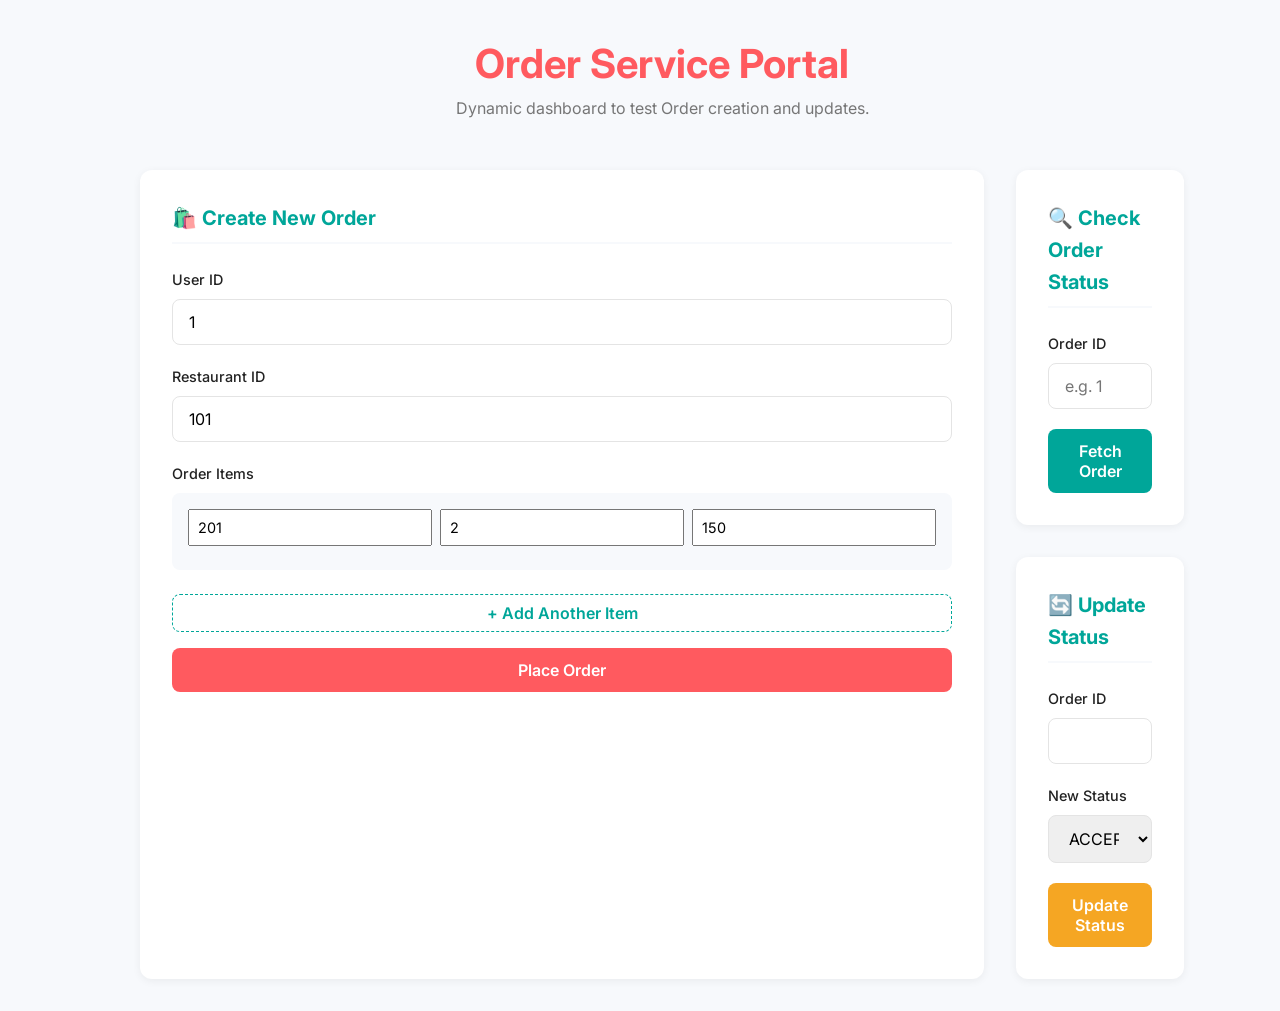
<file: order-service/src/main/resources/static/index.html>
<!DOCTYPE html>
<html lang="en">
<head>
    <meta charset="UTF-8">
    <meta name="viewport" content="width=device-width, initial-scale=1.0">
    <title>Order Service Dashboard</title>
    <link href="https://fonts.googleapis.com/css2?family=Inter:wght@300;400;500;600;700&display=swap" rel="stylesheet">
    <style>
        :root {
            --primary: #FF5A5F;
            --primary-hover: #ff757a;
            --secondary: #00A699;
            --bg-color: #f7f9fc;
            --surface: #ffffff;
            --text-main: #222222;
            --text-light: #767676;
            --border-color: #e4e4e4;
            --shadow-sm: 0 2px 8px rgba(0,0,0,0.06);
            --shadow-md: 0 4px 16px rgba(0,0,0,0.08);
            --radius: 12px;
        }

        * {
            box-sizing: border-box;
            margin: 0;
            padding: 0;
            font-family: 'Inter', sans-serif;
        }

        body {
            background-color: var(--bg-color);
            color: var(--text-main);
            line-height: 1.6;
            padding: 2rem;
            display: flex;
            justify-content: center;
        }

        .container {
            max-width: 1000px;
            width: 100%;
            display: grid;
            grid-template-columns: 1fr 1fr;
            gap: 2rem;
        }

        @media (max-width: 768px) {
            .container {
                grid-template-columns: 1fr;
            }
        }

        .header-title {
            grid-column: 1 / -1;
            text-align: center;
            margin-bottom: 1rem;
        }

        .header-title h1 {
            font-size: 2.5rem;
            color: var(--primary);
            font-weight: 700;
        }

        .header-title p {
            color: var(--text-light);
        }

        .card {
            background: var(--surface);
            border-radius: var(--radius);
            padding: 2rem;
            box-shadow: var(--shadow-sm);
            transition: transform 0.3s ease, box-shadow 0.3s ease;
        }

        .card:hover {
            transform: translateY(-4px);
            box-shadow: var(--shadow-md);
        }

        .card h2 {
            margin-bottom: 1.5rem;
            font-size: 1.25rem;
            border-bottom: 2px solid var(--bg-color);
            padding-bottom: 0.5rem;
            color: var(--secondary);
        }

        .form-group {
            margin-bottom: 1.25rem;
        }

        .form-group label {
            display: block;
            margin-bottom: 0.5rem;
            font-weight: 500;
            font-size: 0.9rem;
        }

        .form-group input, .form-group select {
            width: 100%;
            padding: 0.75rem 1rem;
            border: 1px solid var(--border-color);
            border-radius: 8px;
            font-size: 1rem;
            transition: all 0.2s ease;
            outline: none;
        }

        .form-group input:focus, .form-group select:focus {
            border-color: var(--primary);
            box-shadow: 0 0 0 3px rgba(255, 90, 95, 0.1);
        }

        button {
            background-color: var(--primary);
            color: white;
            border: none;
            padding: 0.75rem 1.5rem;
            font-size: 1rem;
            font-weight: 600;
            border-radius: 8px;
            cursor: pointer;
            width: 100%;
            transition: background-color 0.2s ease, transform 0.1s ease;
        }

        button:hover {
            background-color: var(--primary-hover);
        }

        button:active {
            transform: scale(0.98);
        }

        .btn-secondary {
            background-color: var(--secondary);
        }

        .btn-secondary:hover {
            background-color: #008f83;
        }

        /* Order Items UI */
        .items-container {
            background: var(--bg-color);
            padding: 1rem;
            border-radius: 8px;
            margin-bottom: 1rem;
        }

        .item-row {
            display: flex;
            gap: 0.5rem;
            margin-bottom: 0.5rem;
        }

        .item-row input {
            padding: 0.5rem;
            font-size: 0.9rem;
        }

        .add-item-btn {
            background: none;
            color: var(--secondary);
            border: 1px dashed var(--secondary);
            padding: 0.5rem;
            margin-top: 0.5rem;
        }
        
        .add-item-btn:hover {
            background: rgba(0, 166, 153, 0.1);
        }

        /* Result Box */
        .result-box {
            margin-top: 1.5rem;
            padding: 1rem;
            background-color: #282c34;
            color: #61dafb;
            border-radius: 8px;
            font-family: monospace;
            font-size: 0.9rem;
            white-space: pre-wrap;
            word-wrap: break-word;
            display: none;
        }

        .status-badge {
            display: inline-block;
            padding: 0.25rem 0.75rem;
            border-radius: 20px;
            font-size: 0.85rem;
            font-weight: 600;
            background: #ffe3e3;
            color: #d63333;
        }
        .status-PENDING { background: #fff3cd; color: #856404; }
        .status-ACCEPTED { background: #d4edda; color: #155724; }
        .status-PREPARING { background: #cce5ff; color: #004085; }
        .status-DELIVERED { background: #e2e3e5; color: #383d41; }
        
        /* Loader */
        .loader {
            display: inline-block;
            width: 20px;
            height: 20px;
            border: 3px solid rgba(255,255,255,.3);
            border-radius: 50%;
            border-top-color: white;
            animation: spin 1s ease-in-out infinite;
            display: none;
            vertical-align: middle;
            margin-left: 8px;
        }
        @keyframes spin { to { transform: rotate(360deg); } }

    </style>
</head>
<body>

<div class="container">
    <div class="header-title">
        <h1>Order Service Portal</h1>
        <p>Dynamic dashboard to test Order creation and updates.</p>
    </div>

    <!-- Create Order Card -->
    <div class="card">
        <h2>🛍️ Create New Order</h2>
        <form id="createOrderForm">
            <div class="form-group">
                <label for="userId">User ID</label>
                <input type="number" id="userId" value="1" required>
            </div>
            <div class="form-group">
                <label for="restaurantId">Restaurant ID</label>
                <input type="number" id="restaurantId" value="101" required>
            </div>
            
            <label style="font-size: 0.9rem; font-weight: 500; margin-bottom:0.5rem; display:block;">Order Items</label>
            <div class="items-container" id="itemsList">
                <div class="item-row">
                    <input type="number" placeholder="Product ID" class="i-pid" value="201" required>
                    <input type="number" placeholder="Qty" class="i-qty" value="2" required min="1">
                    <input type="number" placeholder="Price" class="i-price" value="150" required min="1">
                </div>
            </div>
            <button type="button" class="add-item-btn" onclick="addItemRow()">+ Add Another Item</button>

            <button type="submit" style="margin-top: 1rem;">
                Place Order <span class="loader" id="createLoader"></span>
            </button>
        </form>
        <div id="createResult" class="result-box"></div>
    </div>

    <!-- Manage Order Card -->
    <div>
        <div class="card" style="margin-bottom: 2rem;">
            <h2>🔍 Check Order Status</h2>
            <form id="getOrderForm">
                <div class="form-group">
                    <label for="searchOrderId">Order ID</label>
                    <input type="number" id="searchOrderId" placeholder="e.g. 1" required>
                </div>
                <button type="submit" class="btn-secondary">
                    Fetch Order <span class="loader" id="getLoader"></span>
                </button>
            </form>
            <div id="getResult" class="result-box"></div>
        </div>

        <div class="card">
            <h2>🔄 Update Status</h2>
            <form id="updateStatusForm">
                <div class="form-group">
                    <label for="updateOrderId">Order ID</label>
                    <input type="number" id="updateOrderId" required>
                </div>
                <div class="form-group">
                    <label for="newStatus">New Status</label>
                    <select id="newStatus" required>
                        <option value="ACCEPTED">ACCEPTED</option>
                        <option value="PREPARING">PREPARING</option>
                        <option value="DELIVERED">DELIVERED</option>
                    </select>
                </div>
                <button type="submit" style="background-color: #f5a623;">
                    Update Status <span class="loader" id="updateLoader"></span>
                </button>
            </form>
            <div id="updateResult" class="result-box"></div>
        </div>
    </div>

</div>

<script>
    const API_BASE = '/api/orders';

    function showResult(elementId, data, isError = false) {
        const el = document.getElementById(elementId);
        el.style.display = 'block';
        el.style.color = isError ? '#ff757a' : '#61dafb';
        el.textContent = JSON.stringify(data, null, 2);
    }

    function toggleLoader(loaderId, show) {
        document.getElementById(loaderId).style.display = show ? 'inline-block' : 'none';
    }

    function addItemRow() {
        const list = document.getElementById('itemsList');
        const row = document.createElement('div');
        row.className = 'item-row';
        row.innerHTML = `
            <input type="number" placeholder="Product ID" class="i-pid" required>
            <input type="number" placeholder="Qty" class="i-qty" required min="1">
            <input type="number" placeholder="Price" class="i-price" required min="1">
            <button type="button" style="width:auto; padding:0.5rem; background: #e4e4e4; color:#333;" onclick="this.parentElement.remove()">X</button>
        `;
        list.appendChild(row);
    }

    // Create Order
    document.getElementById('createOrderForm').addEventListener('submit', async (e) => {
        e.preventDefault();
        toggleLoader('createLoader', true);
        
        const items = [];
        document.querySelectorAll('.item-row').forEach(row => {
            items.push({
                productId: parseInt(row.querySelector('.i-pid').value),
                quantity: parseInt(row.querySelector('.i-qty').value),
                price: parseFloat(row.querySelector('.i-price').value)
            });
        });

        const payload = {
            userId: parseInt(document.getElementById('userId').value),
            restaurantId: parseInt(document.getElementById('restaurantId').value),
            items: items
        };

        try {
            const res = await fetch(`${API_BASE}/create`, {
                method: 'POST',
                headers: { 'Content-Type': 'application/json' },
                body: JSON.stringify(payload)
            });
            const data = await res.json();
            showResult('createResult', data, !res.ok);
            if(res.ok) {
                // Pre-fill IDs for other forms
                document.getElementById('searchOrderId').value = data.id;
                document.getElementById('updateOrderId').value = data.id;
            }
        } catch (error) {
            showResult('createResult', { error: error.message }, true);
        } finally {
            toggleLoader('createLoader', false);
        }
    });

    // Get Order
    document.getElementById('getOrderForm').addEventListener('submit', async (e) => {
        e.preventDefault();
        toggleLoader('getLoader', true);
        const id = document.getElementById('searchOrderId').value;
        try {
            const res = await fetch(`${API_BASE}/${id}`);
            const data = await res.json();
            showResult('getResult', data, !res.ok);
        } catch (error) {
            showResult('getResult', { error: error.message }, true);
        } finally {
            toggleLoader('getLoader', false);
        }
    });

    // Update Status
    document.getElementById('updateStatusForm').addEventListener('submit', async (e) => {
        e.preventDefault();
        toggleLoader('updateLoader', true);
        const id = document.getElementById('updateOrderId').value;
        const status = document.getElementById('newStatus').value;
        try {
            const res = await fetch(`${API_BASE}/${id}/status?status=${status}`, {
                method: 'PUT'
            });
            const data = await res.json();
            showResult('updateResult', data, !res.ok);
        } catch (error) {
            showResult('updateResult', { error: error.message }, true);
        } finally {
            toggleLoader('updateLoader', false);
        }
    });
</script>
</body>
</html>
</file>
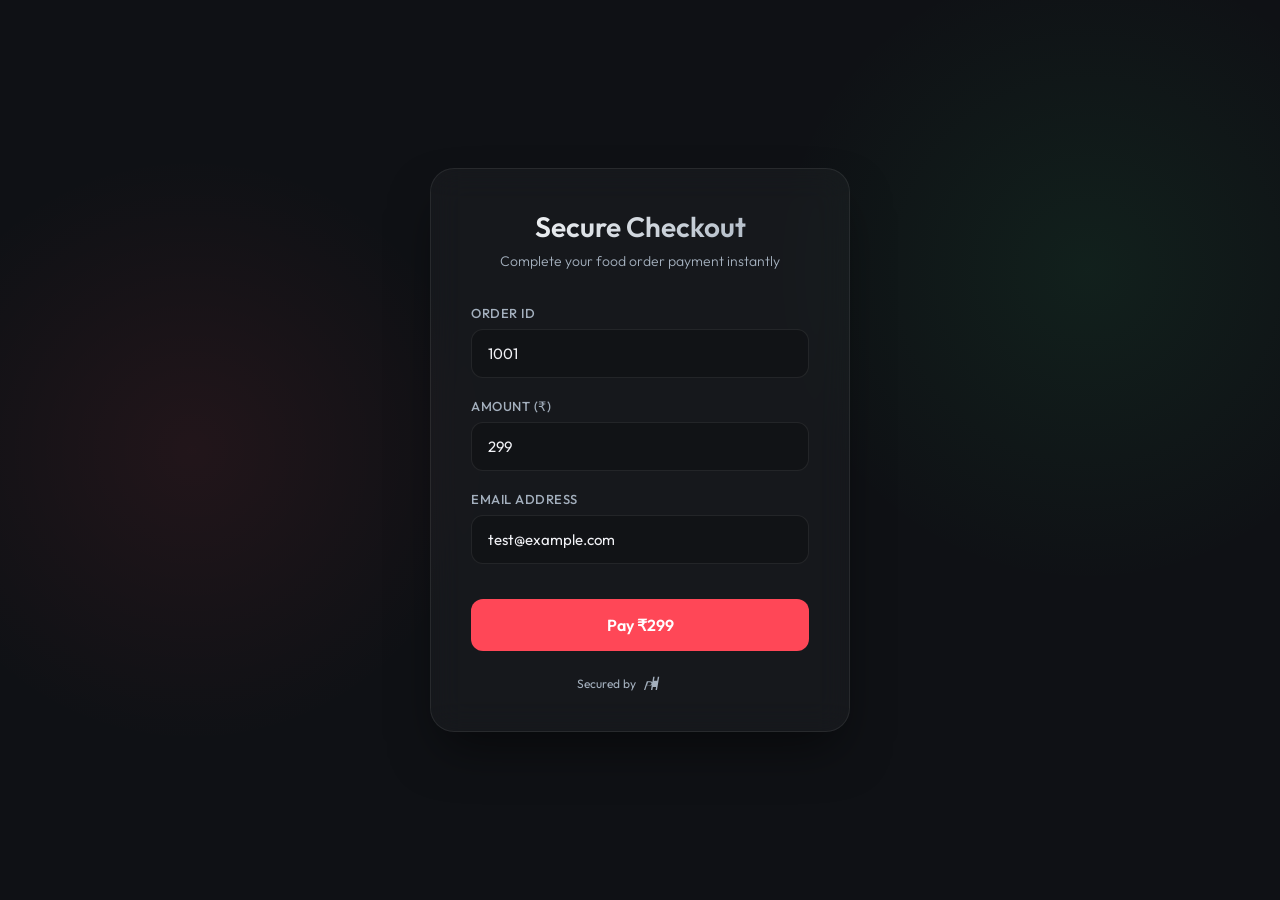
<file: payment-service/src/main/resources/static/index.html>
<!DOCTYPE html>
<html lang="en">
<head>
    <meta charset="UTF-8">
    <meta name="viewport" content="width=device-width, initial-scale=1.0">
    <title>Food Delivery - Secure Checkout</title>
    <link href="https://fonts.googleapis.com/css2?family=Outfit:wght@300;400;500;600&display=swap" rel="stylesheet">
    <style>
        :root {
            --primary: #ff4757;
            --primary-hover: #ff6b81;
            --bg-color: #0f1115;
            --card-bg: rgba(255, 255, 255, 0.03);
            --border-color: rgba(255, 255, 255, 0.08);
            --text-main: #f1f2f6;
            --text-muted: #a4b0be;
            --success: #2ed573;
            --error: #ff4757;
        }

        * {
            margin: 0;
            padding: 0;
            box-sizing: border-box;
            font-family: 'Outfit', sans-serif;
        }

        body {
            background-color: var(--bg-color);
            background-image: radial-gradient(circle at 15% 50%, rgba(255, 71, 87, 0.08), transparent 25%),
                              radial-gradient(circle at 85% 30%, rgba(46, 213, 115, 0.08), transparent 25%);
            color: var(--text-main);
            min-height: 100vh;
            display: flex;
            align-items: center;
            justify-content: center;
            padding: 20px;
        }

        .checkout-container {
            background: var(--card-bg);
            backdrop-filter: blur(16px);
            -webkit-backdrop-filter: blur(16px);
            border: 1px solid var(--border-color);
            border-radius: 24px;
            padding: 40px;
            width: 100%;
            max-width: 420px;
            box-shadow: 0 25px 50px -12px rgba(0, 0, 0, 0.5);
            animation: slideUp 0.6s cubic-bezier(0.16, 1, 0.3, 1);
        }

        @keyframes slideUp {
            from { opacity: 0; transform: translateY(30px); }
            to { opacity: 1; transform: translateY(0); }
        }

        .header {
            text-align: center;
            margin-bottom: 35px;
        }

        .header h1 {
            font-size: 28px;
            font-weight: 600;
            margin-bottom: 8px;
            background: linear-gradient(135deg, #fff, #a4b0be);
            -webkit-background-clip: text;
            -webkit-text-fill-color: transparent;
        }

        .header p {
            color: var(--text-muted);
            font-size: 14px;
            font-weight: 300;
        }

        .form-group {
            margin-bottom: 20px;
        }

        .form-group label {
            display: block;
            font-size: 13px;
            color: var(--text-muted);
            margin-bottom: 8px;
            font-weight: 500;
            letter-spacing: 0.5px;
        }

        .form-group input {
            width: 100%;
            background: rgba(0, 0, 0, 0.2);
            border: 1px solid var(--border-color);
            border-radius: 12px;
            padding: 14px 16px;
            color: var(--text-main);
            font-size: 15px;
            transition: all 0.3s ease;
            outline: none;
        }

        .form-group input:focus {
            border-color: var(--primary);
            box-shadow: 0 0 0 4px rgba(255, 71, 87, 0.1);
        }

        .pay-btn {
            width: 100%;
            background: var(--primary);
            color: white;
            border: none;
            border-radius: 12px;
            padding: 16px;
            font-size: 16px;
            font-weight: 600;
            cursor: pointer;
            transition: all 0.3s ease;
            margin-top: 15px;
            position: relative;
            overflow: hidden;
        }

        .pay-btn:hover {
            background: var(--primary-hover);
            transform: translateY(-2px);
            box-shadow: 0 10px 20px -10px var(--primary);
        }

        .pay-btn:active {
            transform: translateY(0);
        }

        .pay-btn.loading {
            color: transparent;
            pointer-events: none;
        }

        .pay-btn.loading::after {
            content: "";
            position: absolute;
            width: 20px;
            height: 20px;
            top: 50%;
            left: 50%;
            margin-top: -10px;
            margin-left: -10px;
            border: 2px solid rgba(255, 255, 255, 0.3);
            border-top-color: white;
            border-radius: 50%;
            animation: spin 0.8s linear infinite;
        }

        @keyframes spin {
            to { transform: rotate(360deg); }
        }

        .status-message {
            margin-top: 20px;
            padding: 12px;
            border-radius: 10px;
            font-size: 14px;
            text-align: center;
            display: none;
            animation: fadeIn 0.3s ease;
        }

        @keyframes fadeIn {
            from { opacity: 0; transform: scale(0.95); }
            to { opacity: 1; transform: scale(1); }
        }

        .status-message.success {
            display: block;
            background: rgba(46, 213, 115, 0.1);
            color: var(--success);
            border: 1px solid rgba(46, 213, 115, 0.2);
        }

        .status-message.error {
            display: block;
            background: rgba(255, 71, 87, 0.1);
            color: var(--error);
            border: 1px solid rgba(255, 71, 87, 0.2);
        }

        .secured-by {
            text-align: center;
            margin-top: 25px;
            display: flex;
            align-items: center;
            justify-content: center;
            gap: 8px;
            font-size: 12px;
            color: var(--text-muted);
        }

        .secured-by img {
            height: 18px;
            opacity: 0.7;
        }
    </style>
</head>
<body>

    <div class="checkout-container">
        <div class="header">
            <h1>Secure Checkout</h1>
            <p>Complete your food order payment instantly</p>
        </div>

        <div class="form-group">
            <label>ORDER ID</label>
            <input type="number" id="orderId" placeholder="e.g. 1001" value="1001">
        </div>

        <div class="form-group">
            <label>AMOUNT (₹)</label>
            <input type="number" id="amount" placeholder="e.g. 299" value="299">
        </div>

        <div class="form-group">
            <label>EMAIL ADDRESS</label>
            <input type="email" id="email" placeholder="your@email.com" value="test@example.com">
        </div>

        <button class="pay-btn" id="payBtn" onclick="initiatePayment()">
            Pay ₹<span id="btnAmount">299</span>
        </button>

        <div id="statusMessage" class="status-message"></div>

        <div class="secured-by">
            Secured by 
            <svg width="60" height="15" viewBox="0 0 106 24" fill="none" xmlns="http://www.w3.org/2000/svg">
                <!-- A placeholder for Razorpay logo feel -->
                <path d="M10.15 15.63H4.81L2.27 23.47H0L3.15 13.8L5.03 8.01H10.1C14.73 8.01 16.59 10.36 15.82 12.72C15.11 14.88 13.3 15.63 10.15 15.63ZM10.51 9.87H7.13L5.43 15.1H9.15C11.45 15.1 12.73 14.39 13.16 13.06C13.62 11.66 12.73 9.87 10.51 9.87Z" fill="#a4b0be"/>
                <path d="M22.95 23.47H20.47L21.36 18.23H15.68L14.79 23.47H12.31L16.27 0.05H18.75L17.58 6.94H23.26L24.43 0.05H26.91L22.95 23.47Z" fill="#a4b0be"/>
            </svg>
        </div>
    </div>

    <!-- Razorpay Checkout Script -->
    <script src="https://checkout.razorpay.com/v1/checkout.js"></script>

    <script>
        const amountInput = document.getElementById('amount');
        const btnAmount = document.getElementById('btnAmount');
        const payBtn = document.getElementById('payBtn');
        const statusMessage = document.getElementById('statusMessage');

        // Update button amount dynamically
        amountInput.addEventListener('input', (e) => {
            btnAmount.textContent = e.target.value || '0';
        });

        function showMessage(msg, type) {
            statusMessage.textContent = msg;
            statusMessage.className = 'status-message ' + type;
        }

        async function initiatePayment() {
            const orderId = document.getElementById('orderId').value;
            const amount = document.getElementById('amount').value;
            const userEmail = document.getElementById('email').value;

            if(!orderId || !amount || !userEmail) {
                showMessage('Please fill all fields', 'error');
                return;
            }

            payBtn.classList.add('loading');
            statusMessage.className = 'status-message'; // hide

            try {
                // 1. Call our backend to create Razorpay Order
                const response = await fetch('http://localhost:8084/api/payments/createOrder', {
                    method: 'POST',
                    headers: { 'Content-Type': 'application/json' },
                    body: JSON.stringify({
                        orderId: orderId,
                        amount: amount,
                        currency: 'INR',
                        userEmail: userEmail
                    })
                });

                if(!response.ok) throw new Error('Failed to create order on server');
                const paymentData = await response.json();

                // 2. Setup Razorpay Checkout options
                var options = {
                    "key": "rzp_test_TMumSoDKMprn3X", // Test Key provided by you
                    "amount": amount * 100, // in paise
                    "currency": "INR",
                    "name": "Food Delivery App",
                    "description": "Test Transaction for Order #" + orderId,
                    "order_id": paymentData.razorpayOrderId, 
                    "handler": async function (response) {
                        // 3. Payment Success - Verify Signature on backend
                        verifyPayment(response.razorpay_order_id, response.razorpay_payment_id, response.razorpay_signature);
                    },
                    "prefill": {
                        "name": "Test Customer",
                        "email": userEmail,
                        "contact": "9999999999"
                    },
                    "theme": {
                        "color": "#ff4757"
                    }
                };

                var rzp1 = new Razorpay(options);
                
                rzp1.on('payment.failed', function (response){
                    showMessage('Payment Failed! Reason: ' + response.error.description, 'error');
                });

                // Open Razorpay Checkout Window
                rzp1.open();

            } catch (error) {
                showMessage(error.message, 'error');
            } finally {
                payBtn.classList.remove('loading');
            }
        }

        async function verifyPayment(rzpOrderId, rzpPaymentId, rzpSignature) {
            payBtn.classList.add('loading');
            showMessage('Verifying payment...', '');

            try {
                const res = await fetch('http://localhost:8084/api/payments/verify', {
                    method: 'POST',
                    headers: { 'Content-Type': 'application/json' },
                    body: JSON.stringify({
                        razorpay_order_id: rzpOrderId,
                        razorpay_payment_id: rzpPaymentId,
                        razorpay_signature: rzpSignature
                    })
                });

                const data = await res.json();
                
                if(data.status === 'success') {
                    showMessage('Payment Successful! Order Confirmed.', 'success');
                    payBtn.style.display = 'none'; // Hide button on success
                } else {
                    showMessage('Verification failed! Payment tampered.', 'error');
                }
            } catch (err) {
                showMessage('Error verifying payment', 'error');
            } finally {
                payBtn.classList.remove('loading');
            }
        }
    </script>
</body>
</html>
</file>
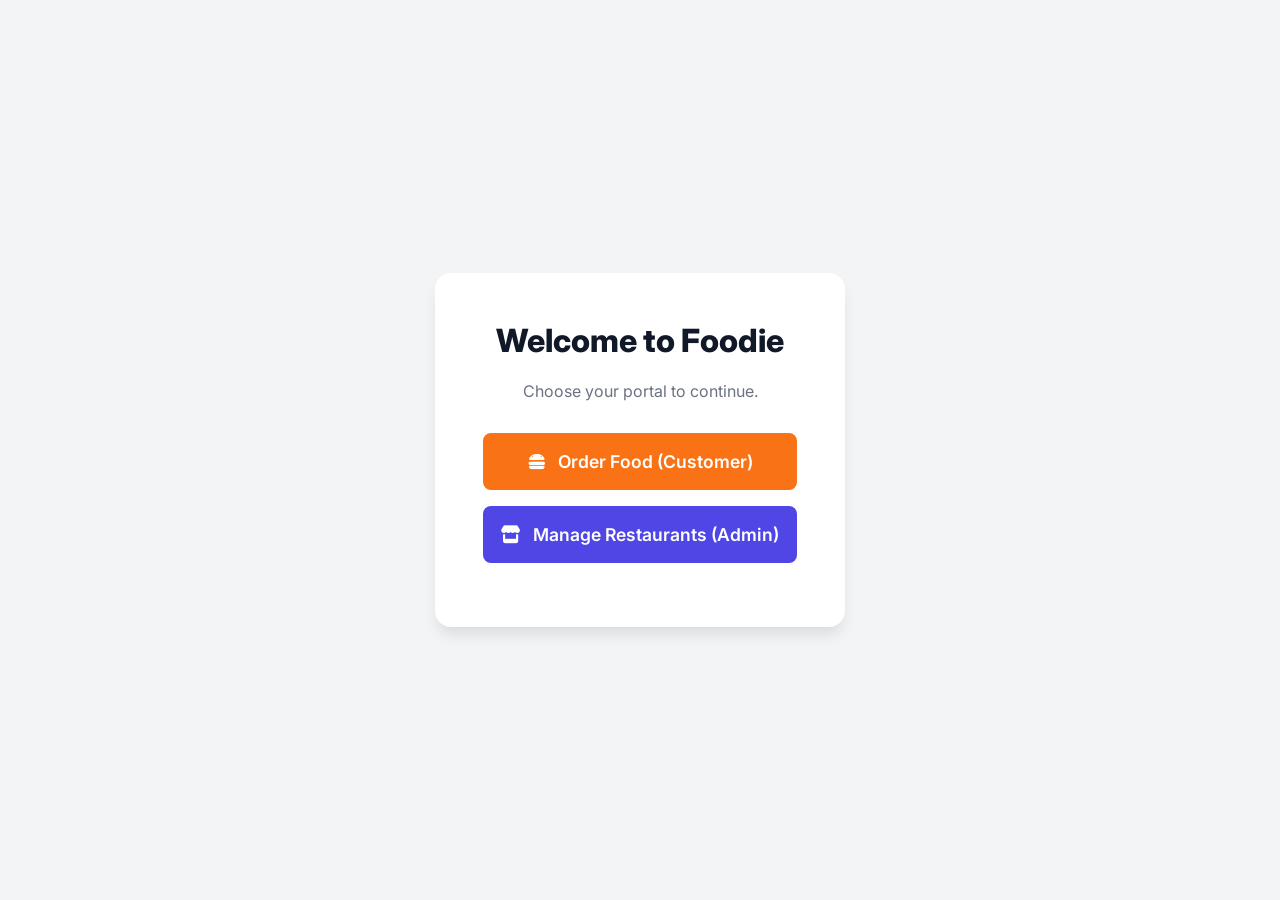
<file: restaurant-service/src/main/resources/static/index.html>
<!DOCTYPE html>
<html lang="en">
<head>
    <meta charset="UTF-8">
    <meta name="viewport" content="width=device-width, initial-scale=1.0">
    <title>Food Delivery System</title>
    <style>
        body {
            font-family: 'Inter', -apple-system, sans-serif;
            background-color: #F3F4F6;
            margin: 0; padding: 0;
            display: flex; flex-direction: column; align-items: center; justify-content: center;
            height: 100vh;
            color: #1F2937;
        }
        .container {
            background-color: white;
            padding: 3rem;
            border-radius: 1rem;
            box-shadow: 0 10px 15px -3px rgba(0,0,0,0.1);
            text-align: center;
            max-width: 500px;
        }
        h1 { margin-top: 0; font-weight: 800; font-size: 2rem; color: #111827; }
        p { color: #6B7280; margin-bottom: 2rem; }
        
        .portal-link {
            display: block;
            width: 100%;
            padding: 1rem;
            margin-bottom: 1rem;
            border-radius: 0.5rem;
            text-decoration: none;
            font-weight: 600;
            font-size: 1.1rem;
            box-sizing: border-box;
            transition: transform 0.2s;
        }
        
        .portal-link:hover { transform: translateY(-3px); }
        
        .admin-link {
            background-color: #4F46E5;
            color: white;
            border: 2px solid #4F46E5;
        }
        
        .customer-link {
            background-color: #F97316;
            color: white;
            border: 2px solid #F97316;
        }
        
        i { margin-right: 0.5rem; }
    </style>
    <link href="https://fonts.googleapis.com/css2?family=Inter:wght@400;600;800&display=swap" rel="stylesheet">
    <link rel="stylesheet" href="https://cdnjs.cloudflare.com/ajax/libs/font-awesome/6.4.0/css/all.min.css">
</head>
<body>
    <div class="container">
        <h1>Welcome to Foodie</h1>
        <p>Choose your portal to continue.</p>
        
        <a href="customer-dashboard.html" class="portal-link customer-link">
            <i class="fas fa-hamburger"></i> Order Food (Customer)
        </a>
        
        <a href="admin-dashboard.html" class="portal-link admin-link">
            <i class="fas fa-store"></i> Manage Restaurants (Admin)
        </a>
    </div>
</body>
</html>
</file>
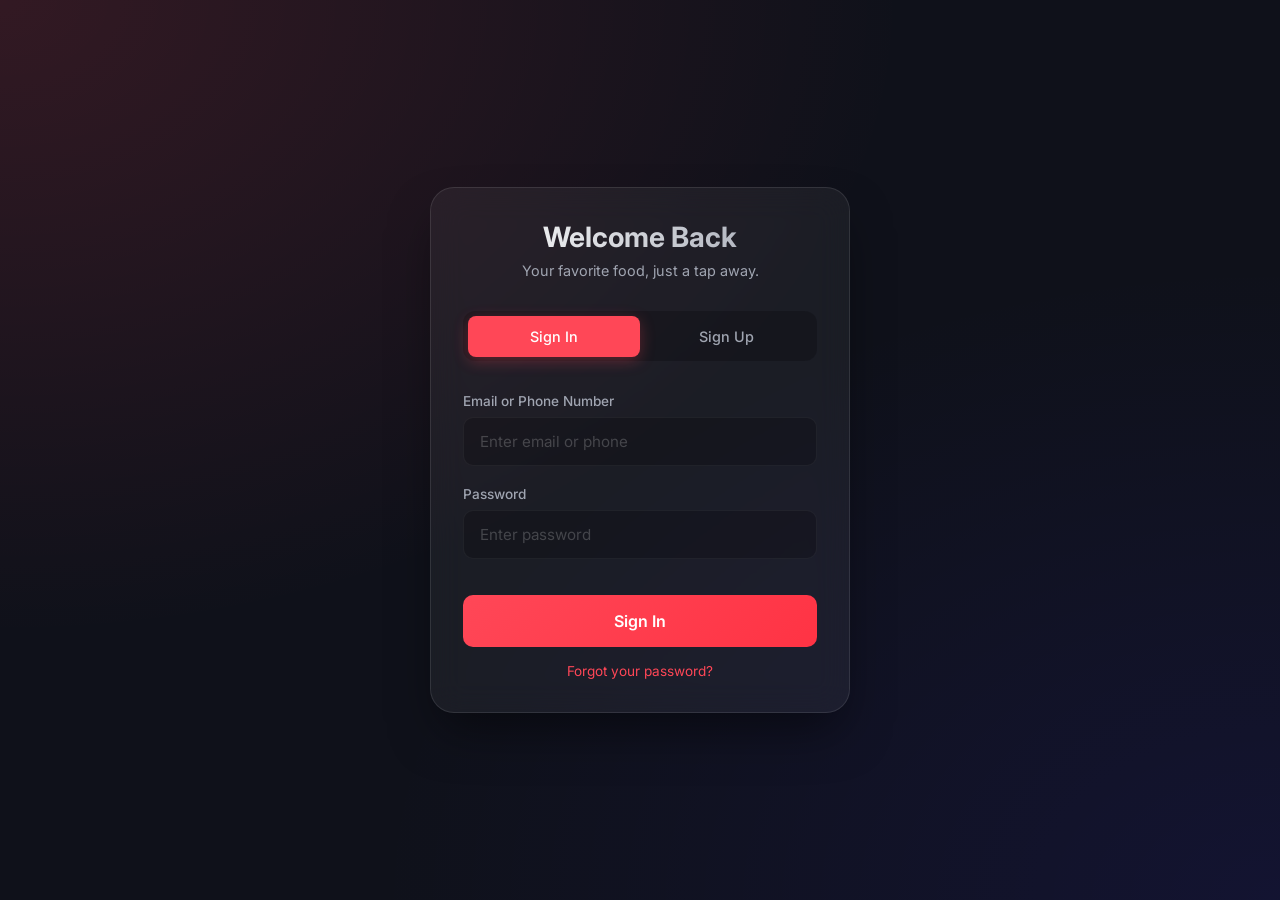
<file: user_service/src/main/resources/static/index.html>
<!DOCTYPE html>
<html lang="en">
<head>
    <meta charset="UTF-8">
    <meta name="viewport" content="width=device-width, initial-scale=1.0">
    <title>Food Delivery Service - Auth</title>
    <link href="https://fonts.googleapis.com/css2?family=Inter:wght@300;400;500;600;700&display=swap" rel="stylesheet">
    <style>
        :root {
            --primary: #ff4757;
            --primary-dark: #ff3344;
            --bg-color: #0f111a;
            --glass-bg: rgba(255, 255, 255, 0.05);
            --glass-border: rgba(255, 255, 255, 0.1);
            --text-main: #ffffff;
            --text-muted: #a0a5b1;
        }

        * {
            box-sizing: border-box;
            margin: 0;
            padding: 0;
            font-family: 'Inter', sans-serif;
        }

        body {
            background-color: var(--bg-color);
            background-image: 
                radial-gradient(at 0% 0%, rgba(255, 71, 87, 0.15) 0px, transparent 50%),
                radial-gradient(at 100% 100%, rgba(55, 43, 255, 0.1) 0px, transparent 50%);
            color: var(--text-main);
            min-height: 100vh;
            display: flex;
            align-items: center;
            justify-content: center;
            overflow-x: hidden;
        }

        .container {
            width: 100%;
            max-width: 420px;
            padding: 2rem;
            background: var(--glass-bg);
            backdrop-filter: blur(16px);
            -webkit-backdrop-filter: blur(16px);
            border: 1px solid var(--glass-border);
            border-radius: 24px;
            box-shadow: 0 25px 50px -12px rgba(0, 0, 0, 0.5);
            animation: fadeIn 0.6s cubic-bezier(0.16, 1, 0.3, 1);
            position: relative;
            overflow: hidden;
        }

        @keyframes fadeIn {
            from { opacity: 0; transform: translateY(20px) scale(0.95); }
            to { opacity: 1; transform: translateY(0) scale(1); }
        }

        .header {
            text-align: center;
            margin-bottom: 2rem;
        }

        .header h1 {
            font-size: 1.75rem;
            font-weight: 700;
            margin-bottom: 0.5rem;
            background: linear-gradient(to right, #fff, #a0a5b1);
            -webkit-background-clip: text;
            -webkit-text-fill-color: transparent;
        }

        .header p {
            color: var(--text-muted);
            font-size: 0.9rem;
        }

        .tabs {
            display: flex;
            background: rgba(0, 0, 0, 0.2);
            border-radius: 12px;
            padding: 0.3rem;
            margin-bottom: 2rem;
        }

        .tab {
            flex: 1;
            text-align: center;
            padding: 0.75rem;
            cursor: pointer;
            border-radius: 8px;
            font-weight: 500;
            font-size: 0.9rem;
            color: var(--text-muted);
            transition: all 0.3s ease;
        }

        .tab.active {
            background: var(--primary);
            color: white;
            box-shadow: 0 4px 15px rgba(255, 71, 87, 0.3);
        }

        .form-section {
            display: none;
            animation: slideIn 0.4s ease forwards;
        }

        .form-section.active {
            display: block;
        }

        @keyframes slideIn {
            from { opacity: 0; transform: translateX(10px); }
            to { opacity: 1; transform: translateX(0); }
        }

        .form-group {
            margin-bottom: 1.25rem;
        }

        .form-group label {
            display: block;
            margin-bottom: 0.5rem;
            font-size: 0.85rem;
            color: var(--text-muted);
            font-weight: 500;
        }

        .form-control {
            width: 100%;
            padding: 0.875rem 1rem;
            background: rgba(0, 0, 0, 0.2);
            border: 1px solid rgba(255, 255, 255, 0.05);
            border-radius: 10px;
            color: white;
            font-size: 0.95rem;
            transition: all 0.3s ease;
        }

        .form-control:focus {
            outline: none;
            border-color: var(--primary);
            background: rgba(0, 0, 0, 0.4);
            box-shadow: 0 0 0 3px rgba(255, 71, 87, 0.15);
        }
        
        .form-control::placeholder {
            color: rgba(255, 255, 255, 0.2);
        }

        select.form-control {
            appearance: none;
            background-image: url("data:image/svg+xml;charset=UTF-8,%3csvg xmlns='http://www.w3.org/2000/svg' viewBox='0 0 24 24' fill='none' stroke='white' stroke-width='2' stroke-linecap='round' stroke-linejoin='round'%3e%3cpolyline points='6 9 12 15 18 9'%3e%3c/polyline%3e%3c/svg%3e");
            background-repeat: no-repeat;
            background-position: right 1rem center;
            background-size: 1em;
        }

        .btn {
            width: 100%;
            padding: 1rem;
            border: none;
            border-radius: 10px;
            background: linear-gradient(135deg, var(--primary), var(--primary-dark));
            color: white;
            font-size: 1rem;
            font-weight: 600;
            cursor: pointer;
            transition: transform 0.2s ease, box-shadow 0.2s ease;
            margin-top: 1rem;
        }

        .btn:hover {
            transform: translateY(-2px);
            box-shadow: 0 10px 20px rgba(255, 71, 87, 0.3);
        }

        .btn:active {
            transform: translateY(0);
        }

        .text-link {
            display: inline-block;
            margin-top: 1rem;
            color: var(--primary);
            text-decoration: none;
            font-size: 0.85rem;
            transition: opacity 0.2s ease;
            cursor: pointer;
        }

        .text-link:hover {
            opacity: 0.8;
            text-decoration: underline;
        }
        
        .text-center {
            text-align: center;
        }

        /* Notifications */
        .toast {
            position: absolute;
            top: 20px;
            left: 50%;
            transform: translateX(-50%) translateY(-100px);
            padding: 1rem 1.5rem;
            border-radius: 8px;
            color: white;
            font-size: 0.9rem;
            font-weight: 500;
            opacity: 0;
            transition: all 0.4s cubic-bezier(0.16, 1, 0.3, 1);
            z-index: 100;
            width: 90%;
            text-align: center;
            box-shadow: 0 10px 30px rgba(0,0,0,0.5);
        }

        .toast.show {
            transform: translateX(-50%) translateY(0);
            opacity: 1;
        }

        .toast.success { background: rgba(32, 191, 107, 0.9); backdrop-filter: blur(8px); }
        .toast.error { background: rgba(235, 59, 90, 0.9); backdrop-filter: blur(8px); }
        .toast.info { background: rgba(69, 170, 242, 0.9); backdrop-filter: blur(8px); }
    </style>
</head>
<body>

    <div id="toast" class="toast">Message goes here</div>

    <div class="container">
        <div class="header">
            <h1>Welcome Back</h1>
            <p>Your favorite food, just a tap away.</p>
        </div>

        <div class="tabs" id="mainTabs">
            <div class="tab active" onclick="switchSection('signin')">Sign In</div>
            <div class="tab" onclick="switchSection('signup')">Sign Up</div>
        </div>

        <!-- SIGN IN SECTION -->
        <div id="signin" class="form-section active">
            <form id="signinForm" onsubmit="handleSignIn(event)">
                <div class="form-group">
                    <label>Email or Phone Number</label>
                    <input type="text" id="si_identifier" class="form-control" placeholder="Enter email or phone" required>
                </div>
                <div class="form-group">
                    <label>Password</label>
                    <input type="password" id="si_password" class="form-control" placeholder="Enter password" required>
                </div>
                <button type="submit" class="btn">Sign In</button>
                <div class="text-center">
                    <a class="text-link" onclick="switchSection('forgot')">Forgot your password?</a>
                </div>
            </form>
        </div>

        <!-- SIGN UP SECTION -->
        <div id="signup" class="form-section">
            <form id="signupForm" onsubmit="handleSignUp(event)">
                <div class="form-group">
                    <label>Full Name</label>
                    <input type="text" id="su_name" class="form-control" placeholder="John Doe" required>
                </div>
                <div class="form-group">
                    <label>Email Address</label>
                    <input type="email" id="su_email" class="form-control" placeholder="john@example.com" required>
                </div>
                <div class="form-group">
                    <label>Phone Number</label>
                    <input type="tel" id="su_phone" class="form-control" placeholder="+919876543210" required>
                </div>
                <div class="form-group">
                    <label>Password</label>
                    <input type="password" id="su_password" class="form-control" placeholder="Create a strong password" required>
                </div>
                <div class="form-group">
                    <label>Role</label>
                    <select id="su_role" class="form-control" required>
                        <option value="ROLE_CUSTOMER">Customer</option>
                        <option value="ROLE_RESTAURANT_OWNER">Restaurant Owner</option>
                        <option value="ROLE_DELIVERY_BOY">Delivery Boy</option>
                    </select>
                </div>
                <button type="submit" class="btn">Create Account</button>
            </form>
        </div>

        <!-- FORGOT PASSWORD SECTION -->
        <div id="forgot" class="form-section">
            <form id="forgotForm" onsubmit="handleForgot(event)">
                <div class="form-group">
                    <label>Registered Email or Phone</label>
                    <input type="text" id="fp_identifier" class="form-control" placeholder="Enter email or phone" required>
                </div>
                <button type="submit" class="btn">Send OTP</button>
                <div class="text-center">
                    <a class="text-link" onclick="switchSection('signin')">Back to Sign In</a>
                </div>
            </form>
        </div>

        <!-- RESET PASSWORD SECTION -->
        <div id="reset" class="form-section">
            <form id="resetForm" onsubmit="handleReset(event)">
                <div class="form-group">
                    <label>Identifier (Email/Phone)</label>
                    <input type="text" id="rp_identifier" class="form-control" readonly>
                </div>
                <div class="form-group">
                    <label>Enter 6-digit OTP</label>
                    <input type="text" id="rp_otp" class="form-control" placeholder="123456" required maxlength="6">
                </div>
                <div class="form-group">
                    <label>New Password</label>
                    <input type="password" id="rp_password" class="form-control" placeholder="New secure password" required>
                </div>
                <button type="submit" class="btn">Reset Password</button>
                <div class="text-center" style="margin-top: 1rem;">
                    <a id="resendOtpBtn" class="text-link" onclick="handleResendOtp()" style="pointer-events: none; opacity: 0.5;">Resend OTP in 30s</a>
                </div>
            </form>
        </div>

    </div>

    <script>
        const API_BASE = 'http://localhost:8081/api/auth';

        function switchSection(sectionId) {
            // Hide all sections
            document.querySelectorAll('.form-section').forEach(el => el.classList.remove('active'));
            // Show target
            document.getElementById(sectionId).classList.add('active');

            // Manage tabs highlighting
            const tabs = document.getElementById('mainTabs');
            if (sectionId === 'signin' || sectionId === 'signup') {
                tabs.style.display = 'flex';
                document.querySelectorAll('.tab').forEach(el => el.classList.remove('active'));
                if(sectionId === 'signin') tabs.children[0].classList.add('active');
                if(sectionId === 'signup') tabs.children[1].classList.add('active');
                
                document.querySelector('.header h1').innerText = sectionId === 'signin' ? 'Welcome Back' : 'Join Us';
                document.querySelector('.header p').innerText = sectionId === 'signin' ? 'Your favorite food, just a tap away.' : 'Start your culinary journey today.';
            } else {
                tabs.style.display = 'none';
                document.querySelector('.header h1').innerText = sectionId === 'forgot' ? 'Recover Account' : 'Set New Password';
                document.querySelector('.header p').innerText = sectionId === 'forgot' ? 'We will send you an OTP to reset.' : 'Enter OTP to secure your account.';
            }
        }

        function showToast(message, type = 'success') {
            const toast = document.getElementById('toast');
            toast.className = 'toast ' + type;
            toast.innerText = message;
            toast.classList.add('show');
            setTimeout(() => {
                toast.classList.remove('show');
            }, 3000);
        }

        async function handleSignIn(e) {
            e.preventDefault();
            const identifier = document.getElementById('si_identifier').value;
            const password = document.getElementById('si_password').value;

            try {
                const res = await fetch(API_BASE + '/signin', {
                    method: 'POST',
                    headers: {'Content-Type': 'application/json'},
                    body: JSON.stringify({identifier, password})
                });
                const data = await res.json();
                
                if (res.ok) {
                    showToast('Login successful! Redirecting...', 'success');
                    // In real app: localStorage.setItem('token', data.token);
                    // window.location.href = '/dashboard';
                } else {
                    showToast(data.message || 'Login failed', 'error');
                }
            } catch (err) {
                showToast('Server error', 'error');
            }
        }

        async function handleSignUp(e) {
            e.preventDefault();
            const payload = {
                name: document.getElementById('su_name').value,
                email: document.getElementById('su_email').value,
                phoneNumber: document.getElementById('su_phone').value,
                password: document.getElementById('su_password').value,
                role: document.getElementById('su_role').value,
                address: ''
            };

            try {
                const res = await fetch(API_BASE + '/signup', {
                    method: 'POST',
                    headers: {'Content-Type': 'application/json'},
                    body: JSON.stringify(payload)
                });
                const data = await res.json();
                
                if (res.ok) {
                    showToast('Account created successfully!', 'success');
                    setTimeout(() => switchSection('signin'), 1500);
                } else {
                    showToast(data.message || 'Signup failed', 'error');
                }
            } catch (err) {
                showToast('Server error', 'error');
            }
        }

        let resendTimer = null;
        let resendSeconds = 30;

        function startResendTimer() {
            resendSeconds = 30;
            const resendBtn = document.getElementById('resendOtpBtn');
            resendBtn.style.pointerEvents = 'none';
            resendBtn.style.opacity = '0.5';
            
            clearInterval(resendTimer);
            resendTimer = setInterval(() => {
                resendSeconds--;
                resendBtn.innerText = `Resend OTP in ${resendSeconds}s`;
                if (resendSeconds <= 0) {
                    clearInterval(resendTimer);
                    resendBtn.innerText = 'Resend OTP';
                    resendBtn.style.pointerEvents = 'auto';
                    resendBtn.style.opacity = '1';
                }
            }, 1000);
        }

        async function handleForgot(e) {
            e.preventDefault();
            const identifier = document.getElementById('fp_identifier').value;

            showToast('Sending OTP...', 'info');
            try {
                const res = await fetch(API_BASE + '/forgot-password', {
                    method: 'POST',
                    headers: {'Content-Type': 'application/json'},
                    body: JSON.stringify({identifier})
                });
                
                if (res.ok) {
                    showToast('OTP sent successfully!', 'success');
                    document.getElementById('rp_identifier').value = identifier;
                    setTimeout(() => {
                        switchSection('reset');
                        startResendTimer();
                    }, 1000);
                } else {
                    const data = await res.json();
                    showToast(data.message || 'Failed to send OTP', 'error');
                }
            } catch (err) {
                showToast('Server error', 'error');
            }
        }

        async function handleResendOtp() {
            const identifier = document.getElementById('rp_identifier').value;
            showToast('Resending OTP...', 'info');
            try {
                const res = await fetch(API_BASE + '/forgot-password', {
                    method: 'POST',
                    headers: {'Content-Type': 'application/json'},
                    body: JSON.stringify({identifier})
                });
                
                if (res.ok) {
                    showToast('OTP resent successfully!', 'success');
                    startResendTimer();
                } else {
                    const data = await res.json();
                    showToast(data.message || 'Failed to resend OTP', 'error');
                }
            } catch (err) {
                showToast('Server error', 'error');
            }
        }

        async function handleReset(e) {
            e.preventDefault();
            const payload = {
                identifier: document.getElementById('rp_identifier').value,
                otp: document.getElementById('rp_otp').value,
                newPassword: document.getElementById('rp_password').value
            };

            try {
                const res = await fetch(API_BASE + '/reset-password', {
                    method: 'POST',
                    headers: {'Content-Type': 'application/json'},
                    body: JSON.stringify(payload)
                });
                
                if (res.ok) {
                    showToast('Password reset successfully!', 'success');
                    setTimeout(() => switchSection('signin'), 1500);
                } else {
                    const data = await res.json();
                    showToast(data.message || 'Reset failed', 'error');
                }
            } catch (err) {
                showToast('Server error', 'error');
            }
        }
    </script>
</body>
</html>
</file>
